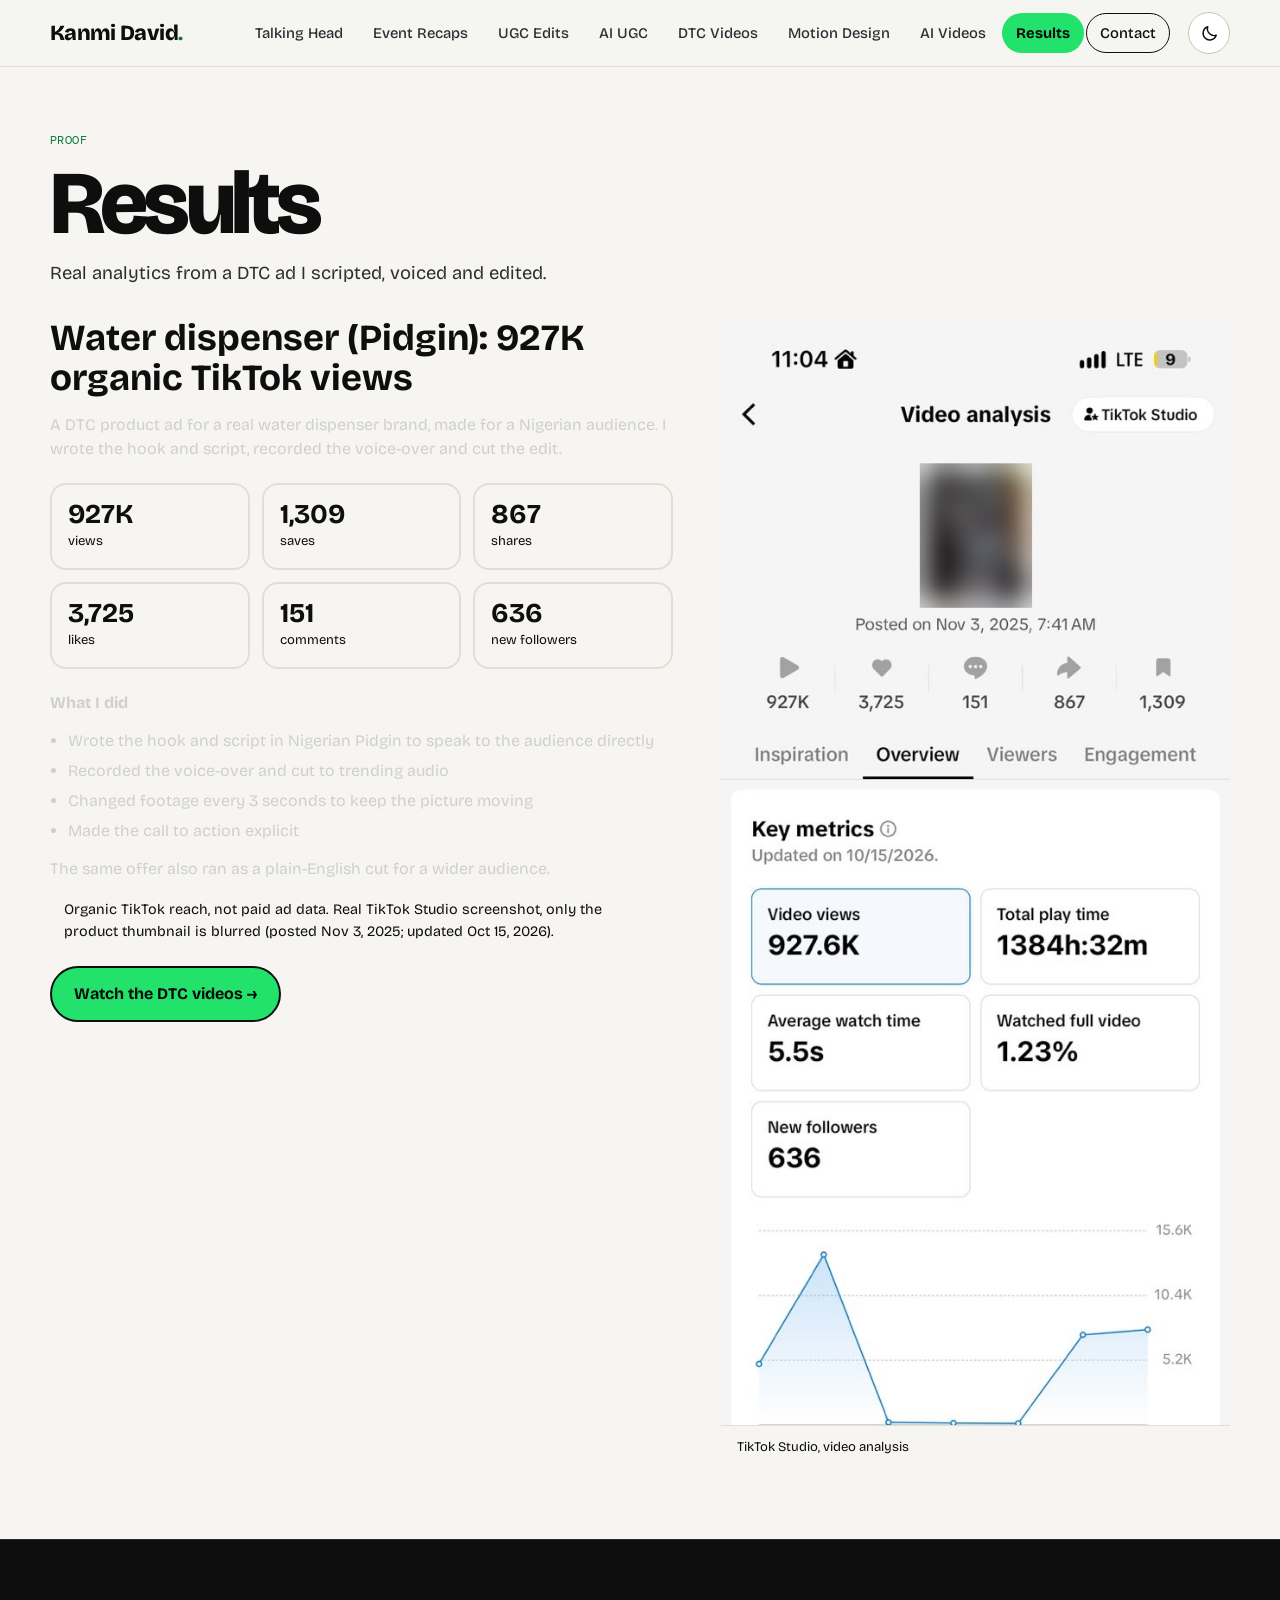
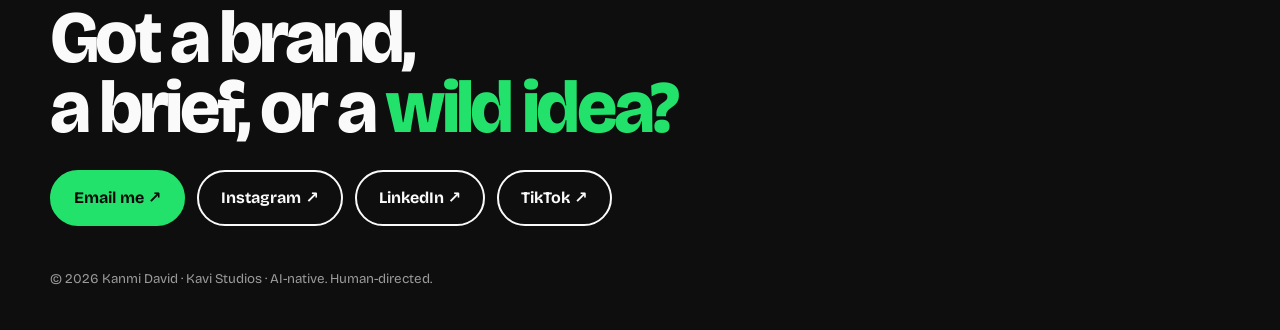
<file: results.html>
<!doctype html>
<html lang="en">
<head>
<meta charset="utf-8">
<meta name="viewport" content="width=device-width,initial-scale=1">
<title>Results | Kanmi David</title>
<meta name="description" content="Real TikTok analytics for a DTC ad scripted, voiced and edited by Kanmi David.">
<link rel="preconnect" href="https://fonts.googleapis.com">
<link rel="preconnect" href="https://fonts.gstatic.com" crossorigin>
<link href="https://fonts.googleapis.com/css2?family=Bricolage+Grotesque:opsz,wght@12..96,400;12..96,500;12..96,700;12..96,800&family=DM+Mono&display=swap" rel="stylesheet">
<link rel="stylesheet" href="style.css">
<style>
.res{display:grid;grid-template-columns:1.1fr .9fr;gap:48px;align-items:start;padding:10px 0 70px}
.res h2{font-size:clamp(1.6rem,3vw,2.3rem);line-height:1.1;margin:0 0 14px}
.res p{color:#cfcfcf;margin:0 0 14px}
.kpis{display:grid;grid-template-columns:repeat(3,1fr);gap:12px;margin:22px 0}
.kpi{border:2px solid var(--line);border-radius:16px;padding:16px;background:var(--ink)}
.kpi b{display:block;font-size:1.7rem;color:var(--green);line-height:1}
.kpi span{color:var(--dim);font-size:.82rem}
.res ul{padding-left:18px;color:#cfcfcf;margin:0 0 14px}.res li{margin-bottom:6px}
.shot{border:2px solid var(--white);border-radius:var(--r);overflow:hidden;position:sticky;top:90px}
.shot img{display:block;width:100%}
.shot figcaption{padding:12px 16px;color:var(--dim);font-size:.82rem;border-top:1px solid var(--line)}
.note{border-left:3px solid var(--green);padding:4px 14px;color:var(--dim)!important;font-size:.9rem}
@media(max-width:860px){.res{grid-template-columns:1fr}.shot{position:static}.kpis{grid-template-columns:repeat(2,1fr)}}
</style>
</head>
<body data-page="results">
<header class="nav" id="nav"></header>
<main>
  <div class="page-head"><div class="wrap"><span class="num mono">Proof</span><h1>Results</h1><p>Real analytics from a DTC ad I scripted, voiced and edited.</p></div></div>
  <div class="wrap res">
    <div>
      <h2>Water dispenser (Pidgin): 927K organic TikTok views</h2>
      <p>A DTC product ad for a real water dispenser brand, made for a Nigerian audience. I wrote the hook and script, recorded the voice-over and cut the edit.</p>
      <div class="kpis">
        <div class="kpi"><b>927K</b><span>views</span></div>
        <div class="kpi"><b>1,309</b><span>saves</span></div>
        <div class="kpi"><b>867</b><span>shares</span></div>
        <div class="kpi"><b>3,725</b><span>likes</span></div>
        <div class="kpi"><b>151</b><span>comments</span></div>
        <div class="kpi"><b>636</b><span>new followers</span></div>
      </div>
      <p><b>What I did</b></p>
      <ul>
        <li>Wrote the hook and script in Nigerian Pidgin to speak to the audience directly</li>
        <li>Recorded the voice-over and cut to trending audio</li>
        <li>Changed footage every 3 seconds to keep the picture moving</li>
        <li>Made the call to action explicit</li>
      </ul>
      <p>The same offer also ran as a plain-English cut for a wider audience.</p>
      <p class="note">Organic TikTok reach, not paid ad data. Real TikTok Studio screenshot, only the product thumbnail is blurred (posted Nov 3, 2025; updated Oct 15, 2026).</p>
      <div class="row" style="margin-top:20px"><a class="btn solid" href="dtc.html">Watch the DTC videos →</a></div>
    </div>
    <figure class="shot">
      <img src="assets/results/water-dispenser-tiktok-analytics.jpg" alt="TikTok Studio video analysis showing 927K views, 3,725 likes, 151 comments, 867 shares and 1,309 saves">
      <figcaption>TikTok Studio, video analysis</figcaption>
    </figure>
  </div>
</main>
<footer id="contact"></footer>
<script src="data.js"></script>
<script src="app.js"></script>
</body>
</html>
</file>
<file: style.css>
/* ============================================================
   KANMI DAVID — SITE STYLES
   Two themes: light (default) and dark. Colours live in the
   tokens below; every component reads from them.
   ============================================================ */
:root{
  --bg:#f6f5f1;
  --surface:#ffffff;
  --text:#0e0e0f;
  --soft:#2c2e33;
  --muted:#5b5f66;
  --line:#e1ded6;
  --line-strong:#c9c5b9;
  --lime:#22e26b;          /* brand green: fills, never small text on light */
  --on-lime:#0a0a0a;
  --accent:#0a7a3a;        /* green for text on the page background */
  --nav-bg:rgba(246,245,241,.9);
  --card-hover:0 22px 38px -22px rgba(14,14,15,.45);
  --sheet-shadow:0 40px 90px -30px rgba(0,0,0,.6);
  --solid-border:var(--text);
  --btn-hover:5px 5px 0 var(--text);
  --btn-solid-hover:5px 5px 0 var(--text);
  --portrait-border:var(--text);
  --foot-bg:#0e0e0f;
  --foot-text:#fafafa;
  --foot-muted:#9a9a9a;
  --foot-line:#2a2a2a;
  --thumb-bg:#0c0c0c;
  --r:18px;
  color-scheme:light;
}
:root[data-theme="dark"]{
  --bg:#0a0a0a;
  --surface:#141414;
  --text:#fafafa;
  --soft:#d6d6d6;
  --muted:#9a9a9a;
  --line:#2a2a2a;
  --line-strong:#3a3a3a;
  --accent:#22e26b;
  --nav-bg:rgba(10,10,10,.82);
  --card-hover:7px 7px 0 var(--lime);
  --sheet-shadow:10px 10px 0 var(--lime);
  --solid-border:var(--lime);
  --btn-hover:5px 5px 0 var(--lime);
  --btn-solid-hover:5px 5px 0 #fafafa;
  --portrait-border:#fafafa;
  --foot-bg:#141414;
  color-scheme:dark;
}

*{box-sizing:border-box;margin:0;padding:0}
html{scroll-behavior:smooth;-webkit-text-size-adjust:100%}
body{
  background:var(--bg);color:var(--text);
  font-family:"Bricolage Grotesque",system-ui,sans-serif;
  line-height:1.5;overflow-x:hidden;
  transition:background-color .25s ease,color .25s ease;
}
a{color:inherit;text-decoration:none}
img,video{display:block;max-width:100%}
.mono{font-family:"DM Mono",monospace;font-size:.78rem;letter-spacing:.04em;text-transform:uppercase}
.wrap{width:min(1180px,100% - 40px);margin-inline:auto}
::selection{background:var(--lime);color:var(--on-lime)}
:focus-visible{outline:2px solid var(--text);outline-offset:3px}

/* cursor glow: dark mode only */
.glow{display:none;position:fixed;width:420px;height:420px;border-radius:50%;pointer-events:none;z-index:0;
  background:radial-gradient(circle,rgba(34,226,107,.16),transparent 65%);
  transform:translate(-50%,-50%);left:50%;top:30%;transition:left .25s ease-out,top .25s ease-out}
:root[data-theme="dark"] .glow{display:block}
main,header,footer{position:relative;z-index:1}

/* nav */
.nav{position:sticky;top:0;z-index:50;background:var(--nav-bg);backdrop-filter:blur(12px);-webkit-backdrop-filter:blur(12px);border-bottom:1px solid var(--line)}
.nav .wrap{display:grid;grid-template-columns:auto 1fr auto;align-items:center;gap:18px;padding:12px 0}
.logo{font-weight:800;font-size:1.35rem;letter-spacing:-.03em}
.logo b{color:var(--accent)}
.nav ul{display:flex;justify-content:flex-end;gap:2px;list-style:none;overflow-x:auto;scrollbar-width:none;min-width:0}
.nav ul::-webkit-scrollbar{display:none}
.nav li a{display:block;padding:8px 13px;border-radius:99px;font-size:.92rem;font-weight:500;white-space:nowrap;border:1px solid transparent;transition:.18s;color:var(--soft)}
.nav li a:hover{border-color:var(--line-strong);color:var(--text)}
.nav li a.on{background:var(--lime);color:var(--on-lime);font-weight:700}
.nav li a.cta{border-color:var(--text);color:var(--text)}
.nav li a.cta:hover{background:var(--text);color:var(--bg)}
.theme-toggle{width:42px;height:42px;border-radius:50%;border:1.5px solid var(--line-strong);background:var(--surface);color:var(--text);display:grid;place-items:center;cursor:pointer;transition:.18s;flex:none}
.theme-toggle:hover{border-color:var(--text);transform:rotate(-12deg)}
.theme-toggle svg{width:19px;height:19px;fill:none;stroke:currentColor;stroke-width:1.8;stroke-linecap:round;stroke-linejoin:round}
:root[data-theme="light"] .theme-toggle .sun,:root:not([data-theme]) .theme-toggle .sun{display:none}
:root[data-theme="dark"] .theme-toggle .moon{display:none}

/* hero */
.hero{padding:76px 0 44px}
.hero .wrap{display:grid;grid-template-columns:1.35fr 1fr;gap:50px;align-items:center}
.hello{display:inline-flex;gap:8px;align-items:center;border:1px solid var(--line-strong);background:var(--surface);padding:6px 14px;border-radius:99px;margin-bottom:22px;color:var(--muted)}
.hello i{width:8px;height:8px;border-radius:50%;background:var(--lime);box-shadow:0 0 0 0 rgba(34,226,107,.6);animation:pulse 1.8s infinite}
@keyframes pulse{70%{box-shadow:0 0 0 8px rgba(34,226,107,0)}100%{box-shadow:0 0 0 0 rgba(34,226,107,0)}}
.hero h1{font-size:clamp(2.6rem,6.4vw,5.4rem);line-height:.98;letter-spacing:-.045em;font-weight:800}
.hero h1 em{font-style:normal;color:var(--accent)}
.hero h1 span.hl{background:var(--lime);color:var(--on-lime);padding:0 .14em;border-radius:.12em;display:inline-block;transform:rotate(-1.6deg)}
.hero p.sub{margin-top:22px;font-size:1.14rem;color:var(--soft);max-width:38ch}
.hero .studio{margin-top:10px;color:var(--muted)}
.cta-row{display:flex;gap:12px;flex-wrap:wrap;margin-top:28px}
.btn{display:inline-flex;align-items:center;gap:8px;padding:14px 22px;border-radius:99px;font-weight:700;border:2px solid var(--text);transition:.18s;cursor:pointer;background:transparent;color:var(--text);font-family:inherit;font-size:1rem}
.btn:hover{transform:translate(-3px,-3px);box-shadow:var(--btn-hover)}
.btn.solid{background:var(--lime);border-color:var(--solid-border);color:var(--on-lime)}
.btn.solid:hover{box-shadow:var(--btn-solid-hover)}
.portrait{position:relative;justify-self:center;width:min(380px,82%)}
.portrait::before{content:"";position:absolute;inset:0;background:var(--lime);border-radius:34px;transform:translate(16px,16px) rotate(3deg)}
.portrait img{position:relative;width:100%;aspect-ratio:4/5;object-fit:cover;object-position:50% 20%;border-radius:34px;border:3px solid var(--portrait-border);background:var(--surface)}
.sticker{position:absolute;z-index:2;background:#fafafa;color:#0a0a0a;font-weight:800;padding:8px 14px;border-radius:99px;font-size:.85rem;border:2px solid #0a0a0a;box-shadow:3px 3px 0 #0a0a0a}
.sticker.a{top:-10px;left:-24px;transform:rotate(-8deg)}
.sticker.b{bottom:22px;right:-26px;transform:rotate(6deg);background:var(--lime)}

/* marquee */
.marquee{border-block:1px solid var(--line);overflow:hidden;padding:16px 0;margin:30px 0 10px;background:var(--surface)}
.marquee .track{display:flex;gap:46px;width:max-content;animation:slide 30s linear infinite;font-weight:800;font-size:1.5rem;letter-spacing:-.02em;text-transform:uppercase;color:var(--text)}
.marquee .track span:nth-child(even){color:var(--accent)}
@keyframes slide{to{transform:translateX(-50%)}}

/* sections */
section{padding:70px 0}
.eyebrow{color:var(--accent);margin-bottom:10px}
h2.big{font-size:clamp(2rem,4.5vw,3.4rem);letter-spacing:-.04em;line-height:1;font-weight:800;margin-bottom:34px}

/* reel */
.reel{border:2px solid var(--text);border-radius:var(--r);overflow:hidden;background:#000;display:none}
.reel.ok{display:block}
.reel video{width:100%;aspect-ratio:16/9;object-fit:cover}

/* category tiles: always dark, they sit over video */
.tiles{display:grid;grid-template-columns:repeat(2,1fr);gap:22px}
.tile{position:relative;border:2px solid var(--line-strong);border-radius:var(--r);overflow:hidden;min-height:320px;display:flex;flex-direction:column;justify-content:flex-end;padding:26px;background:#141414;color:#fafafa;transition:.2s}
.tile:hover{border-color:var(--text);transform:translateY(-4px);box-shadow:var(--card-hover)}
.tile .bg{position:absolute;inset:0;background:radial-gradient(circle at 80% 10%,rgba(34,226,107,.28),transparent 55%),repeating-linear-gradient(45deg,#111 0 14px,#0d0d0d 14px 28px)}
.tile video{position:absolute;inset:0;width:100%;height:100%;object-fit:cover;opacity:.55;transition:.3s}
.tile:hover video{opacity:.8}
.tile::after{content:"";position:absolute;inset:0;background:linear-gradient(to top,rgba(10,10,10,.95) 8%,transparent 70%)}
.tile>*:not(.bg):not(video){position:relative;z-index:2}
.tile .num{position:absolute!important;top:20px;left:24px;color:#22e26b}
.tile .count{position:absolute!important;top:16px;right:20px;background:#22e26b;color:#0a0a0a;padding:5px 12px;border-radius:99px;font-weight:700}
.tile h3{font-size:clamp(1.8rem,3.2vw,2.5rem);letter-spacing:-.04em;line-height:1;font-weight:800}
.tile p{color:#d2d2d2;margin-top:8px;max-width:40ch}
.tile .go{margin-top:14px;font-weight:700;color:#22e26b}

/* about strip */
.about{display:grid;grid-template-columns:1.2fr 1fr;gap:40px;align-items:start}
.about p{font-size:1.15rem;color:var(--soft);margin-bottom:16px;max-width:54ch}
.chips{display:flex;flex-wrap:wrap;gap:10px}
.chip{border:1.5px solid var(--line-strong);background:var(--surface);padding:8px 16px;border-radius:99px;font-weight:600;transition:.15s}
.chip:hover{background:var(--lime);color:var(--on-lime);border-color:var(--lime);transform:rotate(-2deg)}
.stats{display:grid;gap:14px;margin-top:26px}
.stat{display:flex;align-items:baseline;gap:14px;border-bottom:1px solid var(--line);padding-bottom:12px}
.stat b{font-size:2rem;letter-spacing:-.03em;color:var(--accent)}
.stat span{color:var(--muted)}

/* category page */
.page-head{padding:60px 0 20px}
.page-head .num{color:var(--accent)}
.page-head h1{font-size:clamp(2.6rem,7vw,5.6rem);letter-spacing:-.05em;line-height:.95;font-weight:800;margin:10px 0 14px}
.page-head p{font-size:1.15rem;color:var(--soft);max-width:50ch}
.grid{display:grid;grid-template-columns:repeat(auto-fill,minmax(290px,1fr));gap:24px;align-items:start;padding-bottom:60px}
.card{cursor:pointer;border:2px solid var(--line);border-radius:var(--r);overflow:hidden;background:var(--surface);transition:.2s;text-align:left;color:inherit;font-family:inherit;width:100%}
.card:hover{border-color:var(--text);transform:translateY(-4px);box-shadow:var(--card-hover)}
:root[data-theme="dark"] .card:hover{border-color:var(--lime);transform:translate(-4px,-4px)}
.thumb{position:relative;background:var(--thumb-bg);overflow:hidden}
.thumb video,.thumb img{width:100%;height:100%;object-fit:cover}
.thumb .play{position:absolute;inset:auto 14px 14px auto;width:46px;height:46px;border-radius:50%;background:var(--lime);color:var(--on-lime);display:grid;place-items:center;font-size:1rem;transition:.2s;z-index:2}
.card:hover .play{transform:scale(1.15)}
[hidden]{display:none!important}
.ph{position:absolute;inset:0;display:none;place-items:center;text-align:center;padding:16px;color:#9a9a9a;background:repeating-linear-gradient(45deg,#101010 0 12px,#0b0b0b 12px 24px)}
.thumb.missing .ph{display:grid}
.thumb.missing video{display:none}
.card .meta{padding:16px 18px 18px}
.card h3{font-size:1.25rem;letter-spacing:-.02em;line-height:1.15}
.card .sub{color:var(--muted);margin-top:6px;font-size:.9rem}
.empty{padding:60px 0;color:var(--muted)}

/* more-from-other-pages strip */
.other{border-top:1px solid var(--line);padding:50px 0 70px}
.other .row{display:flex;flex-wrap:wrap;gap:12px;margin-top:16px}

/* modal */
.modal{position:fixed;inset:0;z-index:100;background:rgba(0,0,0,.86);backdrop-filter:blur(8px);-webkit-backdrop-filter:blur(8px);display:none;align-items:center;justify-content:center;padding:20px}
.modal.open{display:flex}
.sheet{width:min(1100px,100%);max-height:94vh;overflow:auto;background:var(--surface);color:var(--text);border:2px solid var(--text);border-radius:24px;display:grid;grid-template-columns:1.5fr 1fr;box-shadow:var(--sheet-shadow)}
:root[data-theme="dark"] .sheet{border-color:#fafafa}
.sheet.tall{grid-template-columns:auto 1fr}
.player{background:#000;display:grid;place-items:center;min-height:300px}
.player video{max-height:84vh;width:100%;background:#000}
.sheet.tall .player video{height:84vh;width:auto;max-width:100%}
.info{padding:30px;display:flex;flex-direction:column;gap:14px;min-width:280px}
.info h2{font-size:2rem;letter-spacing:-.04em;line-height:1}
.info dl{display:grid;grid-template-columns:auto 1fr;gap:6px 16px;font-size:.95rem}
.info dt{color:var(--muted)}
.info p{color:var(--soft)}
.info .how{color:var(--accent)}
.modal-bar{display:flex;gap:10px;margin-top:auto;padding-top:10px}
.sq{width:44px;height:44px;border-radius:50%;border:2px solid var(--text);background:transparent;color:var(--text);font-size:1.1rem;cursor:pointer;transition:.15s}
.sq:hover{background:var(--lime);color:var(--on-lime);border-color:var(--lime)}
.close{margin-left:auto}

/* footer: a dark band in both themes */
footer{border-top:1px solid var(--foot-line);padding:64px 0 40px;background:var(--foot-bg);color:var(--foot-text)}
footer .big{font-size:clamp(2.2rem,6vw,4.6rem);letter-spacing:-.05em;line-height:.95;font-weight:800}
footer .big em{font-style:normal;color:var(--lime)}
footer .row{display:flex;flex-wrap:wrap;gap:12px;margin:26px 0 40px}
footer .btn{color:var(--foot-text);border-color:var(--foot-text)}
footer .btn:hover{box-shadow:5px 5px 0 var(--lime)}
footer .btn.solid{background:var(--lime);border-color:var(--lime);color:var(--on-lime)}
footer .btn.solid:hover{box-shadow:5px 5px 0 #fafafa}
footer small{color:var(--foot-muted)}

@media(max-width:860px){
  .hero{padding-top:44px}
  .hero .wrap,.about{grid-template-columns:1fr}
  .portrait{order:-1;width:min(300px,76%);margin-bottom:10px}
  .tiles{grid-template-columns:1fr}
  .tile{min-height:280px}
  .sheet,.sheet.tall{grid-template-columns:1fr}
  .sheet.tall .player video{height:auto;max-height:62vh;width:100%}
  .nav .wrap{grid-template-columns:1fr auto;gap:8px 12px}
  .nav .logo{grid-column:1;grid-row:1}
  .nav .theme-toggle{grid-column:2;grid-row:1}
  .nav ul{grid-column:1 / -1;grid-row:2;justify-content:flex-start}
  section{padding:54px 0}
}
@media(prefers-reduced-motion:reduce){
  .marquee .track,.hello i{animation:none}
  html{scroll-behavior:auto}
  *{transition:none!important}
}
</file>
